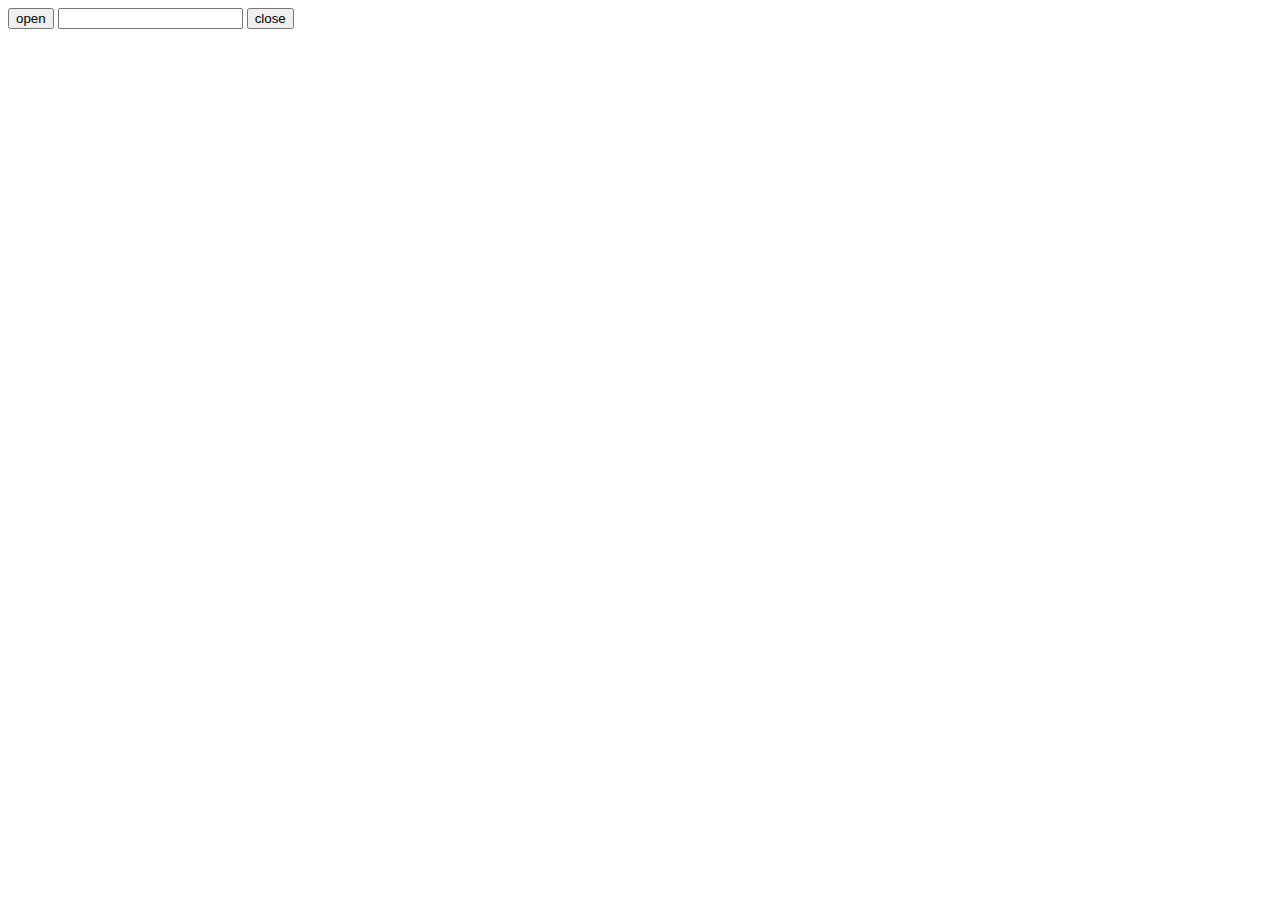
<file: double.html>
<!DOCTYPE html>
<html>
<body>
    <input type="button" value="open" onclick="winopen();" />
    <input type="text" onkeypress="winmessage(this.value)" />
    <input type="button" value="close" onclick="winclose()" />
    <script>
    function winopen(){
        win = window.open('demo2.html', 'ot', 'width=300px, height=500px');
    }
    function winmessage(msg){
        win.document.getElementById('message').innerText=msg;
    }
    function winclose(){
        win.close();
    }
    </script>
</body>
</html>
</file>
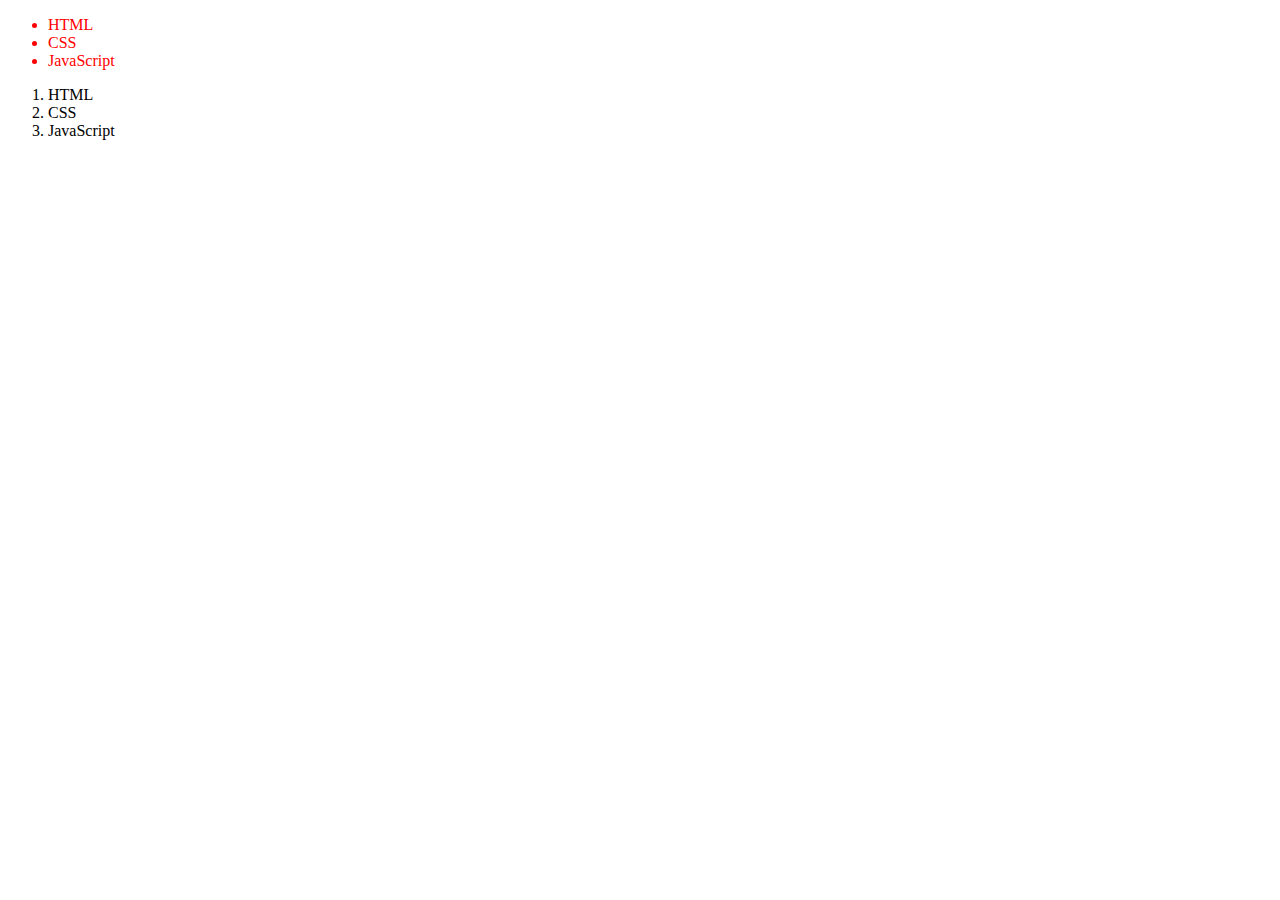
<file: douc.html>
<!DOCTYPE html>
<html lang="en">
<head>
    <meta charset="UTF-8">
    <meta http-equiv="X-UA-Compatible" content="IE=edge">
    <meta name="viewport" content="width=device-width, initial-scale=1.0">
    <title>Document</title>
</head>
<body>
    <ul>
        <li>HTML</li>
        <li>CSS</li>
        <li>JavaScript</li>
    </ul>
    <ol>
        <li>HTML</li>
        <li>CSS</li>
        <li>JavaScript</li>
    </ol>
    <script>
        var ul = document.getElementsByTagName('ul')[0];
        var list = ul.getElementsByTagName('li');
        for(var i = 0 ; i < list.length ; i++)
            list[i].style.color ='red';
    </script>
</body>
</html>
</file>
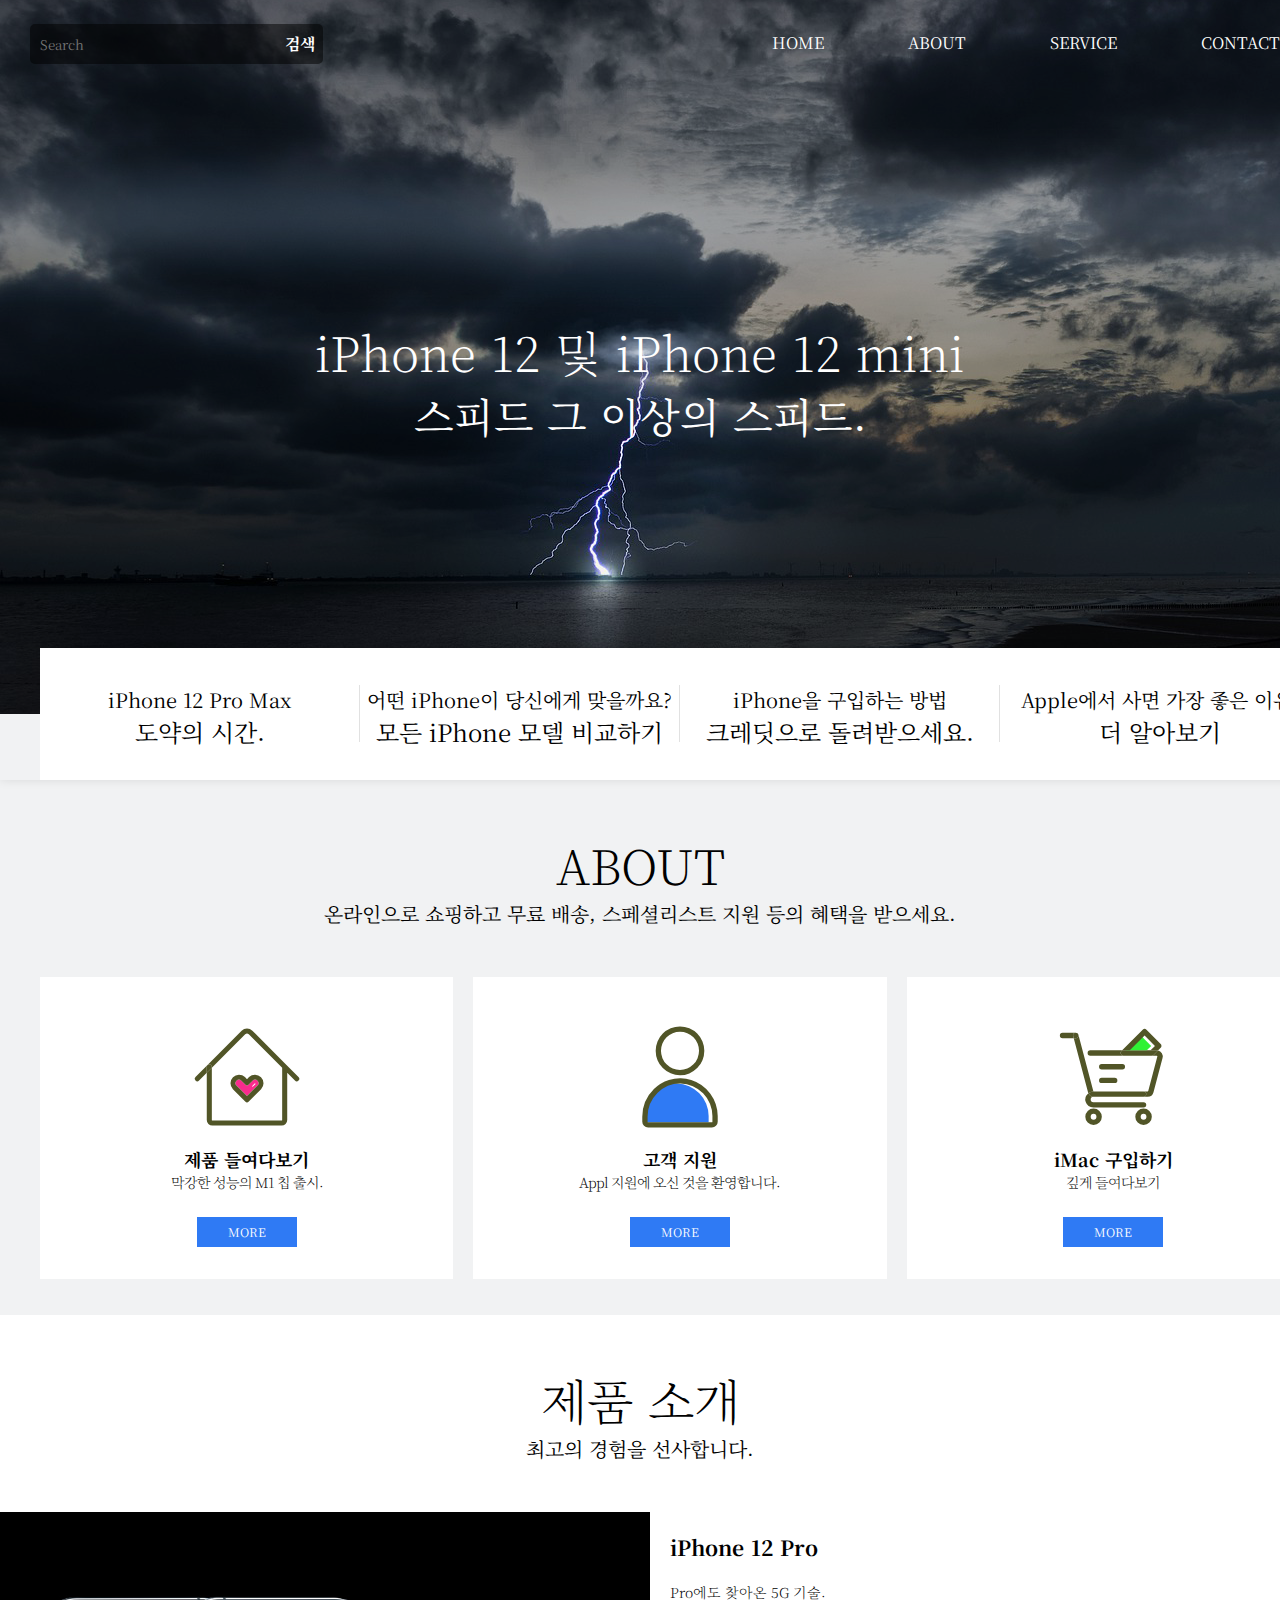
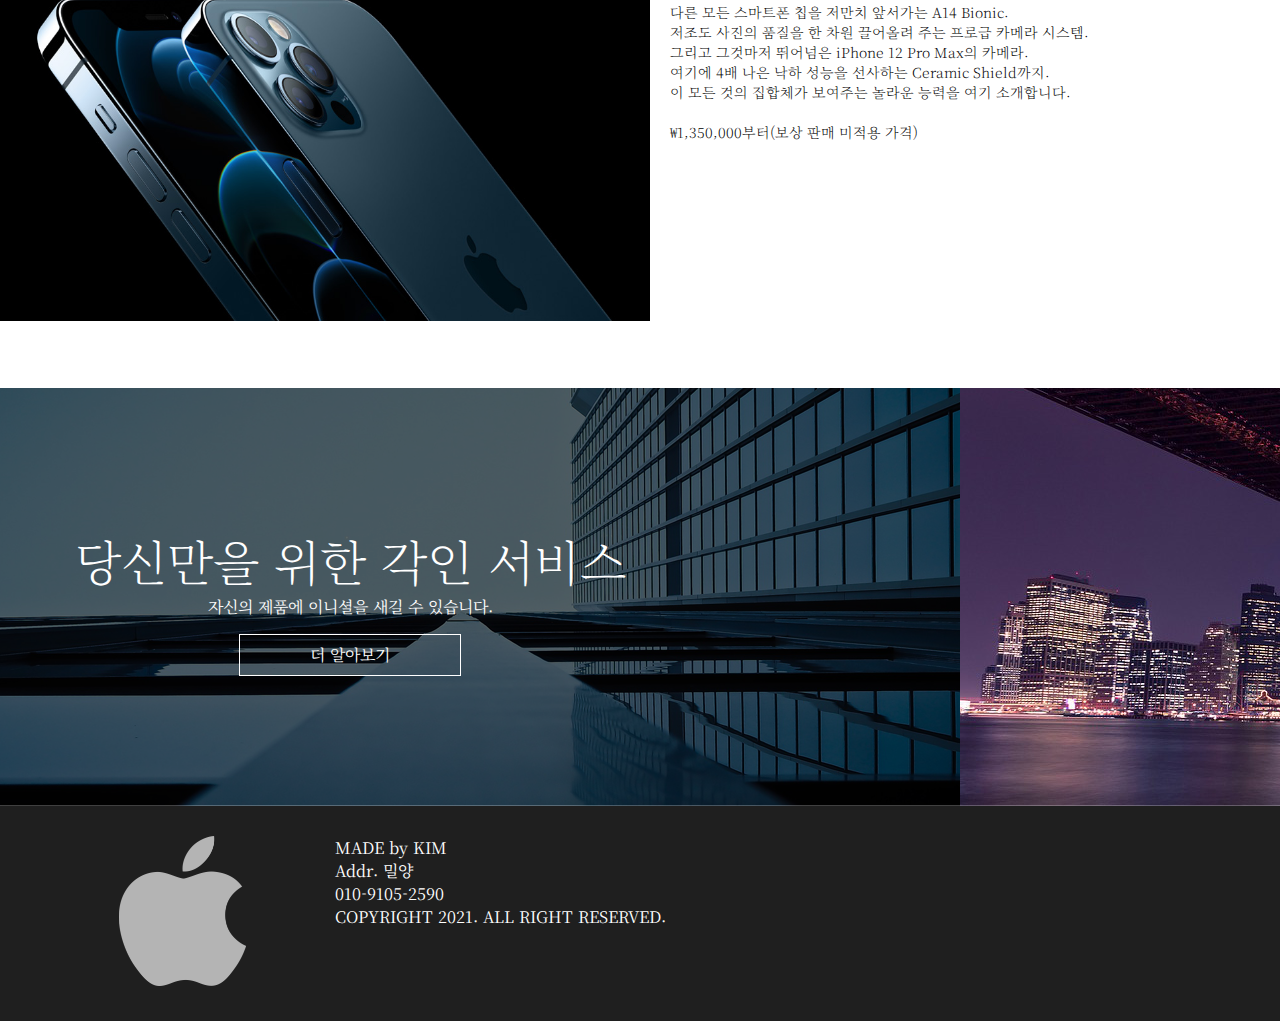
<file: home.html>
<!DOCTYPE html>
<html lang="ko">
    <head>
        <link rel="preconnect" href="https://fonts.gstatic.com"> 
        <link href="https://fonts.googleapis.com/css2?family=Noto+Serif+KR:wght@300&display=swap" rel="stylesheet">
        <link rel="stylesheet"type = "text/css" href="style.css">
    </head>
    <body>
        <div class = "wrap">
            <div class = "intro_bg">
                <div class = "header" id="link_header">
                    <div class = "searchArea">
                        <form>
                            <input type = "search" placeholder="Search">
                            <span>검색</span>
                        </form>
                    </div>
                    <ui class = "nav">
                        <li><a hreaf="#link_header">HOME</a></li>
                        <li><a hreaf="#link_main0">ABOUT</a></li>
                        <li><a hreaf="#link_main1">SERVICE</a></li>
                        <li><a hreaf="#link_main2">CONTACT</a></li>
                    </ui>
                </div>
                <div class="intro_text">
                    <h1>iPhone 12 및 iPhone 12 mini</h1>
                    <h4 class = "contents1">스피드 그 이상의 스피드.</h4>      
                </div>
            </div>
        <ul class = "amount">
              <li>
                <div>
                    <div class = "contents1">iPhone 12 Pro Max</div>
                    <div class = "result">도약의 시간.</div>
                </div>
                </li>
                <li>
                    <div>
                        <div class = "contents1">어떤 iPhone이 당신에게 맞을까요?</div>
                        <div class = "result">모든 iPhone 모델 비교하기
                        </div>
                    </div>
                 </li>
                  <li>
                    <div>
                        <div class = "contents1">iPhone을 구입하는 방법</div>
                        <div class = "result">크레딧으로 돌려받으세요.
                        </div>
                    </div>
                </li>
                <li>
                    <div>
                        <div class = "contents1">Apple에서 사면 가장 좋은 이유.</div>
                        <div class = "result">더 알아보기</div>
                    </div>
                </li>
        </ul>
        <div class = "main_text0" id="link_main0">
            <h1>ABOUT</h1>
            <div class = "contents1">
                온라인으로 쇼핑하고 무료 배송, 스페셜리스트 지원 등의 혜택을 받으세요.
            </div>
            <ul class = "icon">
                <li>
                    <div class = "icon_img">
                        <img src="image/icon2.svg">
                    </div>
                    <div class = "contents1_bold">제품 들여다보기</div>
                    <div class = "contents2">막강한 성능의 M1 칩 출시.</div>
                    <div class = "more">MORE</div>
                </li>
                
                <li>
                    <div class = "icon_img">
                        <img src="image/icon0.svg">
                    </div>
                    <div class = "contents1_bold">고객 지원</div>
                    <div class = "contents2">Appl 지원에 오신 것을 환영합니다.</div>
                    <div class = "more">MORE</div>
                </li>
                <li>
                    <div class = "icon_img">
                        <img src="image/icon1.svg">
                    </div>
                    <div class = "contents1_bold">iMac 구입하기</div>
                    <div class = "contents2">깊게 들여다보기</div>
                    <div class = "more">MORE</div>
                </li>
            </ul>
        </div>
        <div class = "main_text1" id="link_main1">
            <h1>제품 소개</h1>
            <div class = "contents1">최고의 경험을 선사합니다.</div>
            <div class ="service">
                <div class = "food">
                    <img src="image/iphone.jpg">
                </div>
                <div class = "contents2">
                    <h2>iPhone 12 Pro </h2>
                    <br>
                Pro에도 찾아온 5G 기술. <br>
                다른 모든 스마트폰 칩을 저만치 앞서가는 A14 Bionic. <br>
                저조도 사진의 품질을 한 차원 끌어올려 주는 프로급 카메라 시스템. <br>
                그리고 그것마저 뛰어넘은 iPhone 12 Pro Max의 카메라. <br>
                여기에 4배 나은 낙하 성능을 선사하는 Ceramic Shield까지. 
                <br>이 모든 것의 집합체가 보여주는 놀라운 능력을 여기 소개합니다.
                <br><br>
                ₩1,350,000부터(보상 판매 미적용 가격)
                
                </div>
            </div>
            <div class = "main_text2" id="link_main2">
                <ul>
                    <li>
                        <div><h1>당신만을 위한 각인 서비스</h1></div>
                        <div>자신의 제품에 이니셜을 새길 수 있습니다.</div>
                        <div class = "more2">더 알아보기</div>
                    </li>
                    <li></li>
                </ul>
            </div>
            <footer>
                <div>
                    <img src = "image/apple.png">
                </div>
                <div>
                    MADE by KIM<br>
                    Addr. 밀양 <br>
                    010-9105-2590<br>
                    COPYRIGHT 2021. ALL RIGHT RESERVED.
                </div>
            </footer>
        </div>
        </div>
    </body>
</html>
</file>
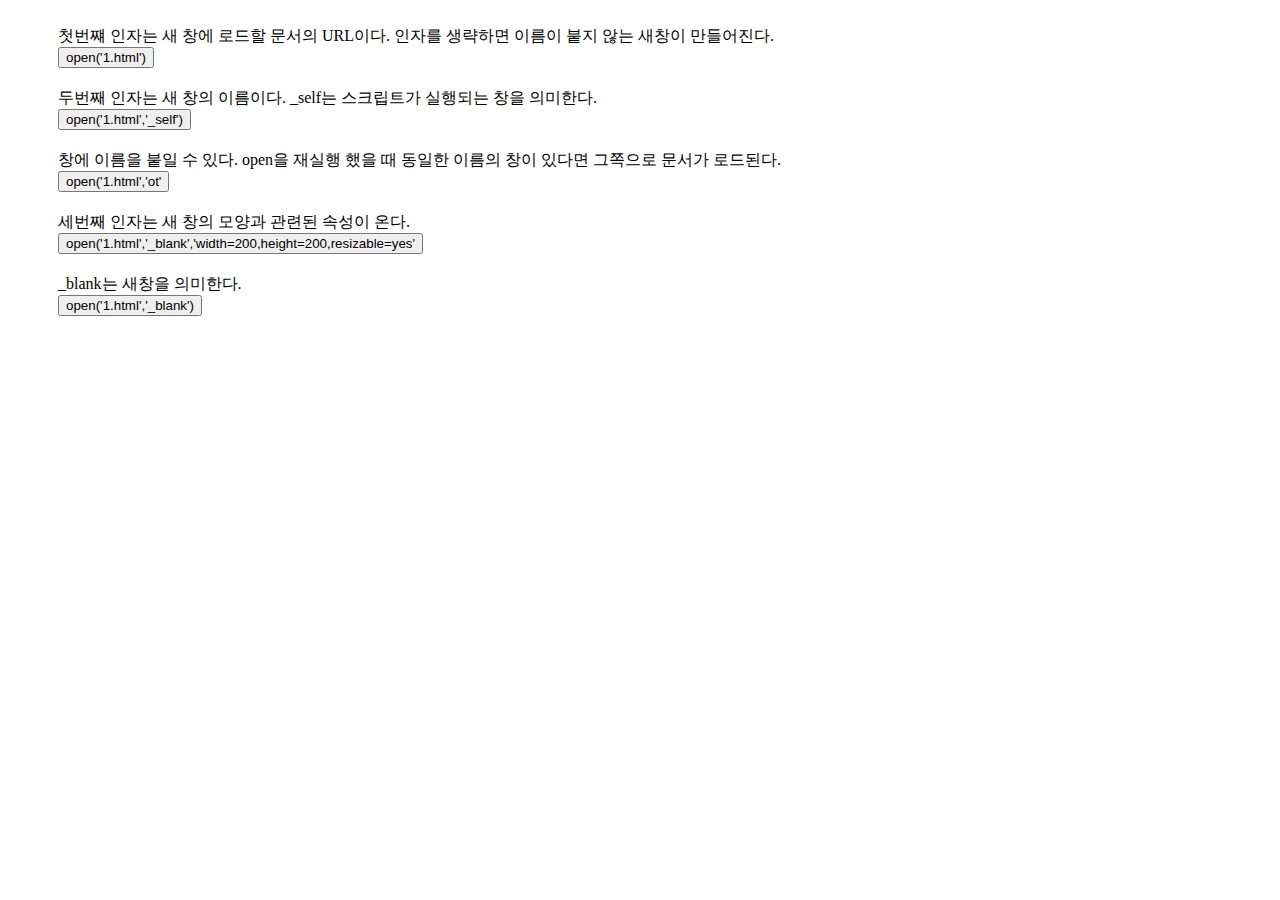
<file: windowcontrol.html>
<!DOCTYPE html>
<html lang="en">
<head>
    <meta charset="UTF-8">
    <meta http-equiv="X-UA-Compatible" content="IE=edge">
    <meta name="viewport" content="width=device-width, initial-scale=1.0">
    <title>Document</title>
</head>
<style>li {padding:10px; list-style: none;}</style>
<body>
    <ul>
        <li>
            첫번쨰 인자는 새 창에 로드할 문서의 URL이다. 인자를 생략하면 이름이 붙지 않는 새창이 만들어진다.<br/>
            <input type="button" onclick="open1()" value="open('1.html')">
        </li>
        <li>
            두번째 인자는 새 창의 이름이다. _self는 스크립트가 실행되는 창을 의미한다.<br/>
            <input type = "button" onclick="open2()" value = "open('1.html','_self')">
        </li>
        <li>
            창에 이름을 붙일 수 있다. open을 재실행 했을 때 동일한 이름의 창이 있다면 그쪽으로 문서가 로드된다.<br/>
            <input type = "button" onclick = "open3()" value = "open('1.html','ot'">
        </li>
        <li>
            세번째 인자는 새 창의 모양과 관련된 속성이 온다.<br/>
            <input type = "button" onclick = "open4()" value = "open('1.html','_blank','width=200,height=200,resizable=yes'";>
        </li>
        <li>
            _blank는 새창을 의미한다.<br/>
            <input type = "button" onclick = "open5()" value = "open('1.html','_blank')">
        </li>
    </ul>
    <script>
        function open1(){
            window.open('adaf.html');
        }
        function open2(){
            window.open('adaf.html','_self');
        }
        function open3(){
            window.open('adaf.html','ot');
        }
        function open4(){
            window.open('adaf.html','_blank','width=200,height=200,resizable=yes');
        }
        function open5(){
            window.open('adaf.html','_blank');
        }
    </script>
</body>
</html>
</file>
<file: style.css>
*{
    font-family: 'Noto Serif KR', serif;
    list-style: none;
    text-decoration: none;
    border-collapse: collapse;
    margin: 0px;
    color:black;
}
h1{
    font-size: 48px;
    font-weight: 100;
}
.contents1{
    font-size: 20px;
    font-weight:normal;
}
.contents2{
    font-size: 14px;
    font-weight: 100;
    
}
.contents1_bold{
    font-size : 18px;
    font-weight: bold;
}
.result{
    font-size : 24px;
}
.intro_bg{
    background-image:url("image/intro.png");
    width: 100%;
    height: 714px;
}
.header{
    display: flex;
    width:1280px;
    margin:auto;
    height: 86px;
}
.searchArea{
    width:300px;
    height:40px;
    background:rgba(0,0,0,0.5);
    border-radius: 5px;
    margin-top:24px;
    margin-left:30px;
}
.searchArea > form > span{
    width:50px;
    color:#fff;
    font-weight: bold;
    cursor : pointer;
}
.searchArea > form > input{
    border:none;
    width:250px;
    height:40px;
    background : rgba(0,0,0,0.0);
    color:#fff;
    padding-left:10px ;
}
.nav{
    display: flex;
    justify-content: flex-end;
    line-height: 86px;
    width: calc(1280px - 300px);
    
}
.nav > li{
    margin-left:84px;
}
.nav>li>a{
    color:#fff;
}
.intro_text{
    width:100%;
    margin :231px auto 231px auto;
    text-align: center;
}

.intro_text > h4{
    font-size: 41px;
}
.intro_text > h1,
.intro_text > h4{
    color : #fff;
}
.amount{
    position: relative;
    top : -66px;
    display : flex;
    width:1280px;
    box-shadow: 0px 0px 10px rgba(0, 0, 0, 0.1);
    margin : auto;
}
.amount > li{
    flex : 1;
    height: 132px;
    background :white;
}
.amount > li:not(:last-child)>div{
    border-right : 1px solid#E1E1E1;
}
.amount > li > div{
    margin-top: 37px;
    height: 57px;
    text-align: center;
}
.main_text0{
    width:100%;
    height:601px;
    margin-top:-132px;
    background-color:#f1f2f3;
}
.main_text0 > h1{
    padding-top : 116px;
    text-align: center;
}
.main_text0 > .contents1{
    text-align: center;
}
.icon{
    display: flex;
    width: 1280px;
    margin : auto;
    text-align: center;
}
.icon > li > .icon_img{
    margin-top : 36px;
}
.icon > li{
    flex:1;
    margin-top: 49px;
    background:white;
    height: 302px;
}
.icon > li:not(:last-child){
    margin-right: 20px;
}
.icon > li > .contents2{
    width: 240px;
    margin : auto;
    letter-spacing: -1px;
}
.more{
    width: 100px;
    height: 30px;
    background:#2f7af4;
    color : #fff;
    font-size : 12px;
    line-height: 30px;
    margin:25px auto;
    cursor: pointer;
}
.main_text1{
    width:100%;
    height: 659px;
}
.main_text1 > h1{
    padding-top:50px;
    text-align: center;
}
.main_text1 > .contents1{
    text-align: center;
}
.service{
    display: flex;
    width: 1280px;
    height: 427px;
    margin : 49px auto 49px;
    
}
.service > h2{
    text-align:center;
    margin-bottom:27px;

}
.service > .contents2{
    padding : 20px;
}
.main_text2{
    width:100%;
    height:418px;
    background-image: url("image/contact.png");
}
.main_text2 > ul{
    display: flex;
    padding-top : 138px;
}
.main_text2 > ul > li{
    flex : 1;
    text-align: center;
}
.main_text2 > ul > li > div > h1,
.main_text2 > ul> li > div{
    color:#fff;
}
.more2{
    margin:16px auto;
    width: 220px;
    height: 40px;
    line-height: 40px;
    border: 1px solid #fff;
    cursor: pointer;
}
footer{
    display: flex;
    padding:30px;
    background : #1f1f1f;
}
footer > div:first-child{
    flex:3;
    text-align: center;
    color : #fff;
}
footer>div>img{
    height: 150px;
    width: auto;
}
footer > div:last-child{
    flex:9;
    color : white;

}
.food > img{
    width : 650px;
    height:409px;
}
</file>
